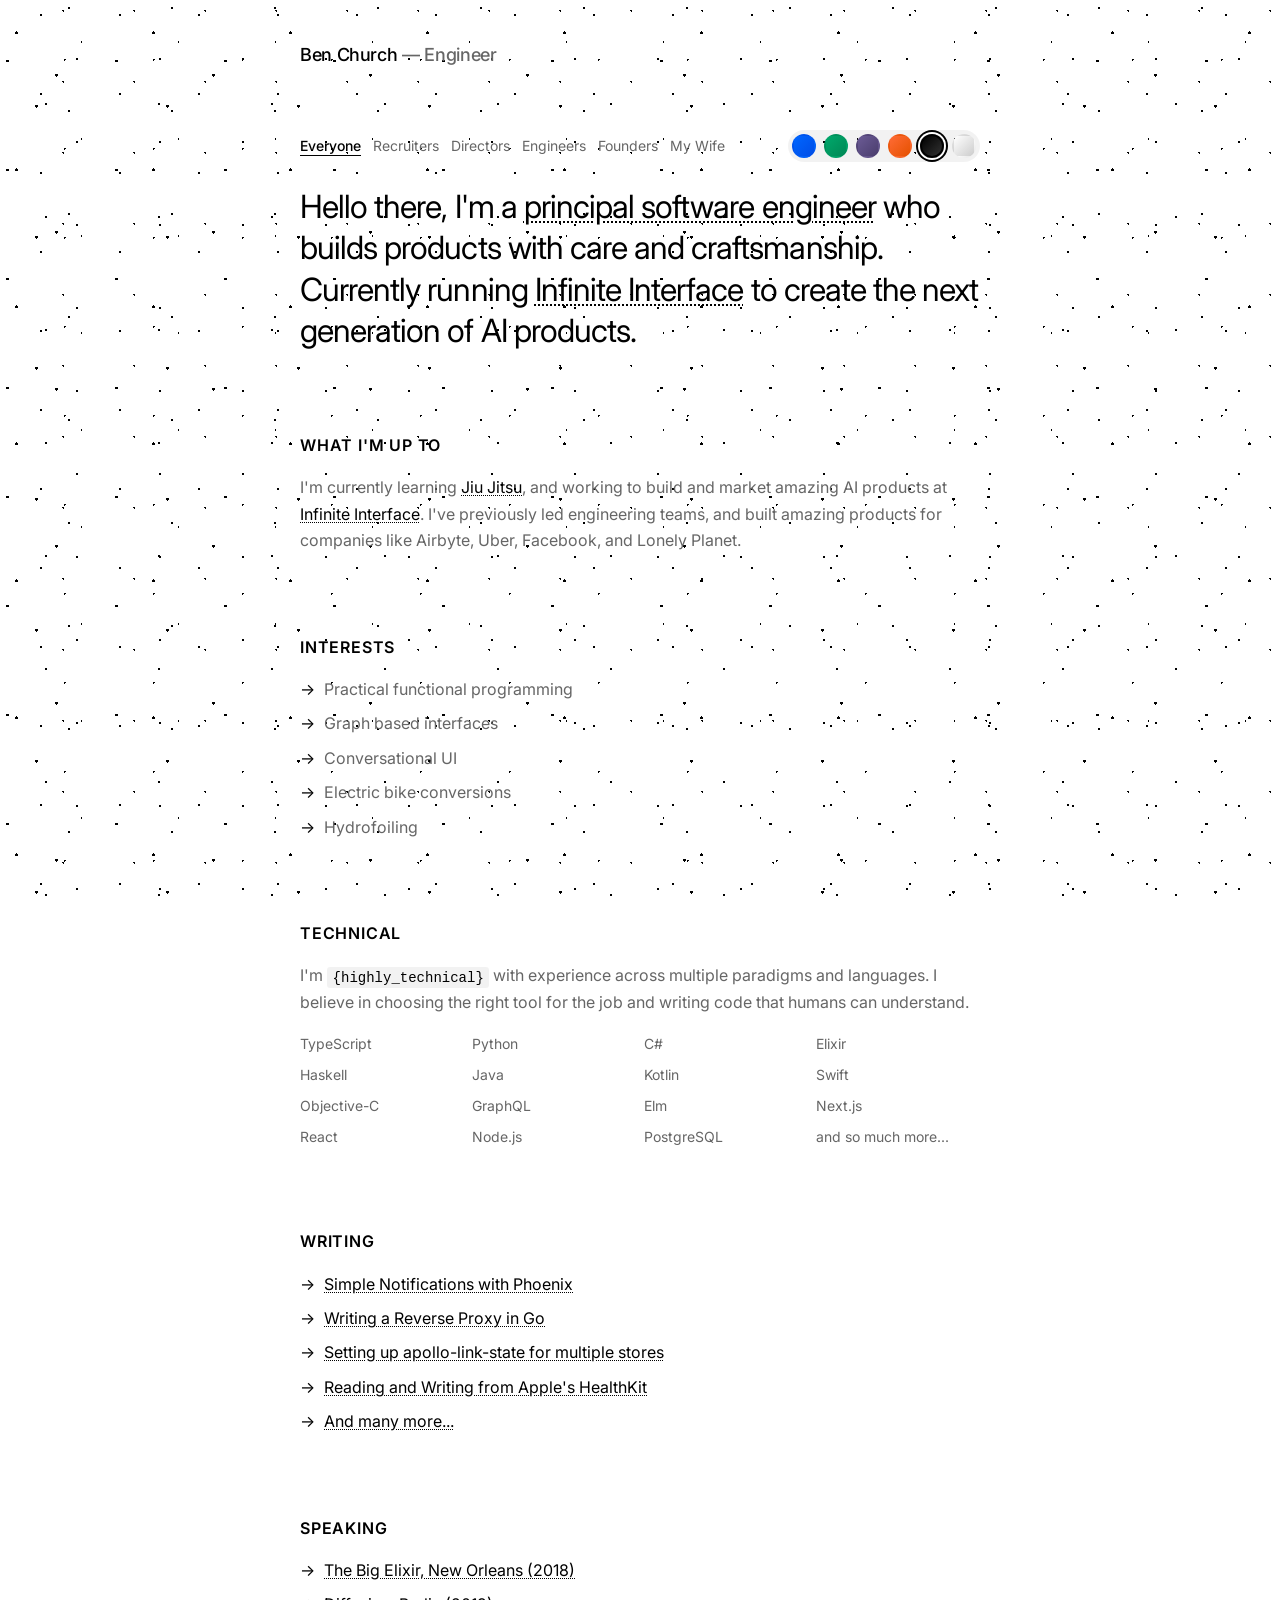
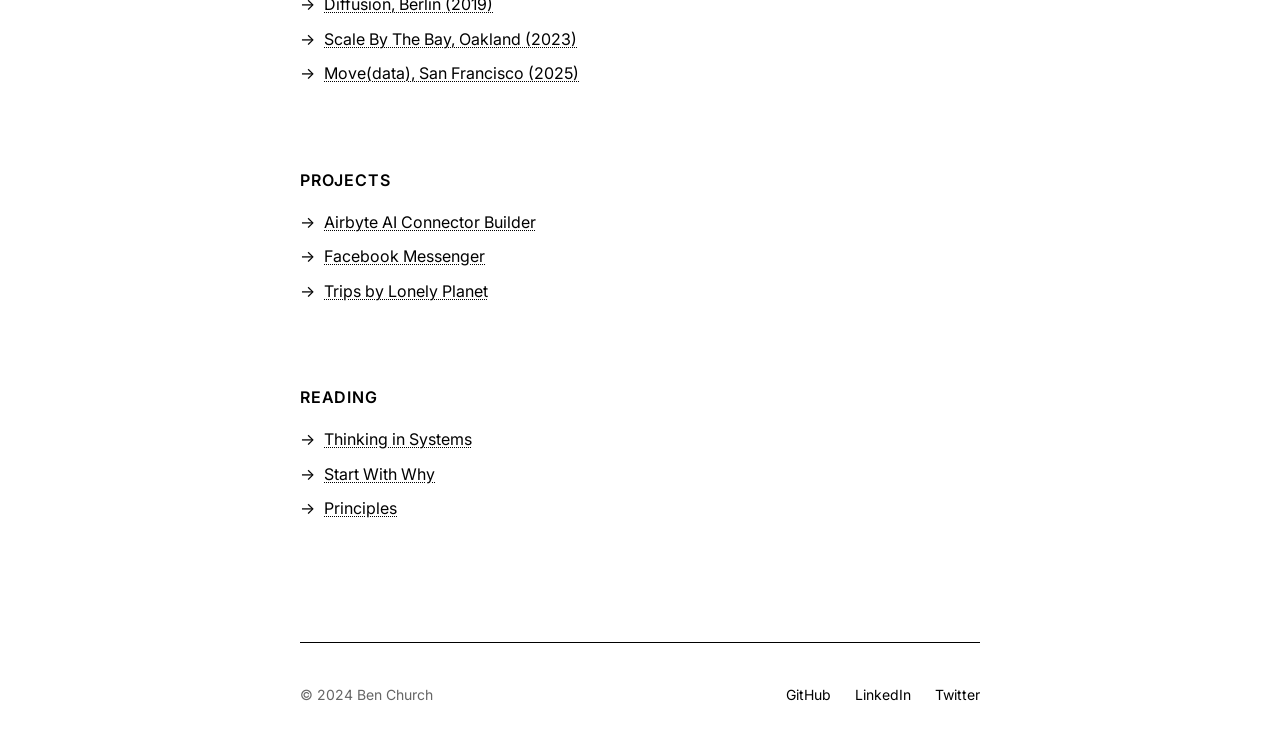
<file: index.html>
<!DOCTYPE html>
<html lang="en">
<head>
    <meta charset="UTF-8">
    <meta name="viewport" content="width=device-width, initial-scale=1.0">
    <link rel="shortcut icon" href="favicon.ico" type="image/x-icon">
    <link rel="icon" href="favicon.ico" type="image/x-icon">
    
    <meta charset="utf-8">
    <meta http-equiv="X-UA-Compatible" content="IE=edge">
    <meta name="viewport" content="width=device-width, initial-scale=1">
    <meta name="author" content="Ben Church">
    <title>Ben Church — Engineer</title>
    
    <!-- Global site tag (gtag.js) - Google Analytics -->
    <script async src="https://www.googletagmanager.com/gtag/js?id=UA-135503975-1"></script>
    <script>
    window.dataLayer = window.dataLayer || [];
    function gtag(){dataLayer.push(arguments);}
    gtag('js', new Date());
    
    gtag('config', 'UA-135503975-1');
    </script>
    
    <style>
        @import url('https://fonts.googleapis.com/css2?family=Inter:wght@400;500;600&display=swap');
        
        * {
            margin: 0;
            padding: 0;
            box-sizing: border-box;
        }

        :root {
            --text-primary: #000;
            --text-secondary: #666;
            --bg: #fff;
            --accent: #0066ff;
            --max-width: 680px;
            --spacing: 2.5rem;
            --line-height: 1.65;
        }

        /* Color Themes */
        [data-theme="blue"] {
            --accent: #0066ff;
            --bg: #f0f4ff;
            --text-primary: #001440;
            --text-secondary: #4066a5;
        }

        [data-theme="green"] {
            --accent: #00a86b;
            --bg: #f0faf5;
            --text-primary: #002618;
            --text-secondary: #2d6a4f;
        }

        [data-theme="purple"] {
            --accent: #6b5b95;
            --bg: #faf8fc;
            --text-primary: #2d1b40;
            --text-secondary: #5e4a72;
        }

        [data-theme="orange"] {
            --accent: #ff6b35;
            --bg: #fff8f5;
            --text-primary: #3d1408;
            --text-secondary: #a04428;
        }

        [data-theme="black"] {
            --accent: #000;
            --bg: #fff;
            --text-primary: #000;
            --text-secondary: #666;
        }

        [data-theme="white"] {
            --accent: #fff;
            --bg: #0a0a0a;
            --text-primary: #fafafa;
            --text-secondary: #a0a0a0;
        }

        body {
            font-family: 'Inter', -apple-system, BlinkMacSystemFont, 'Segoe UI', Roboto, sans-serif;
            font-size: 16px;
            line-height: var(--line-height);
            color: var(--text-primary);
            background: var(--bg);
            padding: var(--spacing);
            -webkit-font-smoothing: antialiased;
            -moz-osx-font-smoothing: grayscale;
            transition: background-color 0.3s ease, color 0.3s ease;
            position: relative;
            cursor: cell !important;
        }

        /* CSS-only breathing dots background */
        body::before,
        body::after,
        .container::before {
            content: '';
            position: fixed;
            top: 0;
            left: 0;
            width: 100%;
            height: 100%;
            pointer-events: none;
            z-index: -1;
        }

        body::before {
            background-image: 
                radial-gradient(circle at 12% 24%, var(--text-primary) 1.5px, transparent 1.5px),
                radial-gradient(circle at 73% 67%, var(--text-primary) 1px, transparent 1px),
                radial-gradient(circle at 41% 92%, var(--text-primary) 1.2px, transparent 1.2px),
                radial-gradient(circle at 89% 15%, var(--text-primary) 1px, transparent 1px);
            background-size: 137px 137px, 89px 89px, 113px 113px, 71px 71px;
            animation: breatheA 7s ease-in-out infinite;
        }

        body::after {
            background-image: 
                radial-gradient(circle at 84% 43%, var(--text-primary) 1px, transparent 1px),
                radial-gradient(circle at 28% 81%, var(--text-primary) 1.5px, transparent 1.5px),
                radial-gradient(circle at 52% 19%, var(--text-primary) 1.2px, transparent 1.2px),
                radial-gradient(circle at 7% 56%, var(--text-primary) 1.3px, transparent 1.3px);
            background-size: 97px 97px, 131px 131px, 79px 79px, 109px 109px;
            animation: breatheB 11s ease-in-out infinite;
        }

        .container::before {
            background-image: 
                radial-gradient(circle at 67% 8%, var(--text-primary) 1.1px, transparent 1.1px),
                radial-gradient(circle at 36% 48%, var(--text-primary) 1.4px, transparent 1.4px),
                radial-gradient(circle at 93% 71%, var(--text-primary) 1px, transparent 1px);
            background-size: 103px 103px, 157px 157px, 83px 83px;
            animation: breatheC 13s ease-in-out infinite;
        }

        @keyframes breatheA {
            0%, 100% {
                opacity: 0.02;
            }
            17% {
                opacity: 0.08;
            }
            50% {
                opacity: 0.11;
            }
            83% {
                opacity: 0.05;
            }
        }

        @keyframes breatheB {
            0%, 100% {
                opacity: 0.04;
            }
            25% {
                opacity: 0.1;
            }
            40% {
                opacity: 0.03;
            }
            75% {
                opacity: 0.12;
            }
        }

        @keyframes breatheC {
            0%, 100% {
                opacity: 0.06;
            }
            30% {
                opacity: 0.02;
            }
            60% {
                opacity: 0.1;
            }
            85% {
                opacity: 0.08;
            }
        }

        /* Special handling for white theme dots */
        [data-theme="white"] body::before,
        [data-theme="white"] body::after,
        [data-theme="white"] .container::before {
            filter: invert(1);
            opacity: 0.15;
        }

        [data-theme="white"] body::before {
            animation: breatheA-white 7s ease-in-out infinite;
        }

        [data-theme="white"] body::after {
            animation: breatheB-white 11s ease-in-out infinite;
        }

        [data-theme="white"] .container::before {
            animation: breatheC-white 13s ease-in-out infinite;
        }

        @keyframes breatheA-white {
            0%, 100% { opacity: 0.05; }
            17% { opacity: 0.15; }
            50% { opacity: 0.2; }
            83% { opacity: 0.1; }
        }

        @keyframes breatheB-white {
            0%, 100% { opacity: 0.08; }
            25% { opacity: 0.18; }
            40% { opacity: 0.06; }
            75% { opacity: 0.22; }
        }

        @keyframes breatheC-white {
            0%, 100% { opacity: 0.1; }
            30% { opacity: 0.05; }
            60% { opacity: 0.18; }
            85% { opacity: 0.15; }
        }

        /* Container */
        .container {
            max-width: var(--max-width);
            margin: 0 auto;
            position: relative;
            z-index: 1;
        }

        /* Header */
        header {
            margin-bottom: calc(var(--spacing) * 1.5);
            position: relative;
        }

        .header-content {
            display: flex;
            justify-content: space-between;
            align-items: baseline;
            flex-wrap: wrap;
            gap: 1rem;
        }

        h1 {
            font-size: 1.125rem;
            font-weight: 500;
            letter-spacing: -0.02em;
        }

        .subtitle {
            color: var(--text-secondary);
        }

        /* Controls Section */
        .controls-section {
            display: flex;
            justify-content: space-between;
            align-items: center;
            flex-wrap: wrap;
            gap: 1rem;
            margin-bottom: 1.5rem;
        }

        /* Audience Selector */
        .audience-selector {
            display: flex;
            gap: 0.75rem;
            margin-right: 1rem;
        }

        .audience-option {
            font-family: inherit;
            font-size: 0.875rem;
            padding: 0;
            border: none;
            background: none;
            color: var(--text-secondary);
            cursor: pointer;
            transition: color 0.2s ease;
            position: relative;
        }

        .audience-option:hover {
            color: var(--text-primary);
        }

        .audience-option.active {
            color: var(--accent);
            font-weight: 500;
        }

        .audience-option:after {
            content: '';
            position: absolute;
            bottom: -2px;
            left: 0;
            width: 0;
            height: 1px;
            background: var(--accent);
            transition: width 0.2s ease;
        }

        .audience-option.active:after {
            width: 100%;
        }

        /* Theme Picker */
        .theme-picker {
            display: flex;
            gap: 0.5rem;
            position: relative;
            padding: 0.25rem;
            background: rgba(0, 0, 0, 0.05);
            border-radius: 20px;
        }

        .theme-dot {
            width: 24px;
            height: 24px;
            border-radius: 50%;
            cursor: pointer;
            transition: all 0.3s ease;
            position: relative;
            border: 2px solid transparent;
        }

        .theme-dot:hover {
            transform: scale(1.1);
        }

        .theme-dot.active {
            border-color: var(--text-primary);
            box-shadow: 0 0 0 2px var(--bg), 0 0 0 4px var(--text-primary);
        }

        .theme-dot[data-color="blue"] { background: linear-gradient(135deg, #0066ff, #004de6); }
        .theme-dot[data-color="green"] { background: linear-gradient(135deg, #00a86b, #008855); }
        .theme-dot[data-color="purple"] { background: linear-gradient(135deg, #6b5b95, #4a3d6d); }
        .theme-dot[data-color="orange"] { background: linear-gradient(135deg, #ff6b35, #e55100); }
        .theme-dot[data-color="black"] { background: linear-gradient(135deg, #000, #333); }
        .theme-dot[data-color="white"] { background: linear-gradient(135deg, #fff, #ccc); }

        /* Main Content */
        main {
            margin-bottom: calc(var(--spacing) * 3);
        }

        .intro {
            font-size: 2rem;
            font-weight: 400;
            line-height: 1.3;
            letter-spacing: -0.03em;
            margin-bottom: calc(var(--spacing) * 2);
        }

        .intro .highlight {
            color: var(--accent);
            text-decoration: underline;
            text-decoration-style: dotted;
            text-decoration-thickness: 2px;
            text-underline-offset: 4px;
            text-decoration-color: var(--accent);
        }

        /* Sections */
        section {
            margin-bottom: calc(var(--spacing) * 2);
        }

        section h2 {
            font-size: 1rem;
            font-weight: 600;
            margin-bottom: 1rem;
            color: var(--text-primary);
            text-transform: uppercase;
            letter-spacing: 0.05em;
        }

        section p,
        section ul {
            color: var(--text-secondary);
            margin-bottom: 1rem;
        }

        section ul {
            list-style: none;
            padding-left: 0;
        }

        section li {
            margin-bottom: 0.5rem;
            position: relative;
            padding-left: 1.5rem;
        }

        section li::before {
            content: '→';
            position: absolute;
            left: 0;
            color: var(--accent);
        }

        /* Links */
        a {
            color: var(--text-primary);
            text-decoration: none;
            position: relative;
            transition: color 0.2s ease;
        }

        a:hover {
            color: var(--accent);
        }

        p a,
        li a {
            text-decoration: underline;
            text-decoration-style: dotted;
            text-decoration-thickness: 1px;
            text-underline-offset: 2px;
            text-decoration-color: var(--accent);
        }

        /* Code Inline */
        .code {
            font-family: 'SF Mono', Monaco, 'Cascadia Code', monospace;
            font-size: 0.875em;
            background: rgba(0, 0, 0, 0.05);
            padding: 0.2em 0.4em;
            border-radius: 3px;
            color: var(--accent);
        }

        /* Text utilities */
        .text-secondary {
            color: var(--text-secondary);
            font-style: italic;
        }

        /* Skills Grid */
        .skills-grid {
            display: grid;
            grid-template-columns: repeat(auto-fill, minmax(150px, 1fr));
            gap: 0.5rem;
            margin-top: 1rem;
        }

        .skill {
            color: var(--text-secondary);
            font-size: 0.875rem;
        }

        /* Footer - special handling for white theme */
        footer {
            border-top: 1px solid;
            border-color: var(--text-primary) == #fff ? #333 : #eee;
            padding-top: var(--spacing);
            margin-top: calc(var(--spacing) * 3);
        }

        [data-theme="white"] footer {
            border-top-color: #333;
        }

        .footer-content {
            display: flex;
            justify-content: space-between;
            align-items: baseline;
            flex-wrap: wrap;
            gap: 1rem;
            color: var(--text-secondary);
            font-size: 0.875rem;
        }

        .social-links {
            display: flex;
            gap: 1.5rem;
        }

        /* Responsive */
        @media (max-width: 640px) {
            :root {
                --spacing: 1.5rem;
            }

            .intro {
                font-size: 1.5rem;
            }

            .controls-section {
                flex-direction: column;
                align-items: flex-start;
            }

            .audience-selector {
                gap: 0.5rem;
                margin-right: 0;
            }
            
            .audience-option {
                font-size: 0.75rem;
            }
        }

        /* Subtle animations */
        @keyframes fadeIn {
            from {
                opacity: 0;
                transform: translateY(10px);
            }
            to {
                opacity: 1;
                transform: translateY(0);
            }
        }

        section {
            animation: fadeIn 0.6s ease-out;
            animation-fill-mode: both;
        }

        section:nth-child(1) { animation-delay: 0.1s; }
        section:nth-child(2) { animation-delay: 0.2s; }
        section:nth-child(3) { animation-delay: 0.3s; }
        section:nth-child(4) { animation-delay: 0.4s; }
        section:nth-child(5) { animation-delay: 0.5s; }
        section:nth-child(6) { animation-delay: 0.6s; }
    </style>
</head>
<body data-theme="black">
    <div class="dot-grid" id="dotGrid"></div>
    <div class="container">
        <header>
            <div class="header-content">
                <h1>Ben Church <span class="subtitle">— <span id="role-text">Engineer</span></span></h1>
            </div>
        </header>

        <main>
            <div class="controls-section">
                <div class="audience-selector">
                    <button class="audience-option active" data-audience="anyone">Everyone</button>
                    <button class="audience-option" data-audience="recruiters">Recruiters</button>
                    <button class="audience-option" data-audience="directors">Directors</button>
                    <button class="audience-option" data-audience="engineers">Engineers</button>
                    <button class="audience-option" data-audience="founders">Founders</button>
                    <button class="audience-option" data-audience="wife">My Wife</button>
                </div>
                <div class="theme-picker" role="group" aria-label="Color theme picker">
                    <div class="theme-dot" data-color="blue" title="Blue theme"></div>
                    <div class="theme-dot" data-color="green" title="Green theme"></div>
                    <div class="theme-dot" data-color="purple" title="Purple theme"></div>
                    <div class="theme-dot" data-color="orange" title="Orange theme"></div>
                    <div class="theme-dot active" data-color="black" title="Black theme"></div>
                    <div class="theme-dot" data-color="white" title="White theme"></div>
                </div>
            </div>
            
            <p class="intro" id="intro-text">
                Hello there, I'm a <span class="highlight">principal software engineer</span> 
                who builds products with care and craftsmanship. Currently working at 
                <span class="highlight"><a href="https://infiniteinterface.com" target="_blank">Infinite Interface</a></span> to create the next 
                generation of AI products.
            </p>

            <section>
                <h2>What I'm up to</h2>
                <p>
                    I'm currently learning <a href="https://www.kaiserjiujitsu.com/" target="_blank">Jiu Jitsu</a>, 
                    and working to build and market amazing AI products at 
                    <a href="https://infiniteinterface.com" target="_blank">Infinite Interface</a>. 
                    I've previously led engineering teams, and built amazing products for companies like Airbyte, Uber, Facebook, and Lonely Planet.
                </p>
            </section>

            <section>
                <h2>Interests</h2>
                <ul>
                    <li>Practical functional programming</li>
                    <li>Graph based interfaces</li>
                    <li>Conversational UI</li>
                    <li>Electric bike conversions</li>
                    <li>Hydrofoiling</li>
                </ul>
            </section>

            <section>
                <h2>Technical</h2>
                <p>
                    I'm <span class="code">{highly_technical}</span> with experience across 
                    multiple paradigms and languages. I believe in choosing the right tool 
                    for the job and writing code that humans can understand.
                </p>
                <div class="skills-grid">
                    <span class="skill">TypeScript</span>
                    <span class="skill">Python</span>
                    <span class="skill">C#</span>
                    <span class="skill">Elixir</span>
                    <span class="skill">Haskell</span>
                    <span class="skill">Java</span>
                    <span class="skill">Kotlin</span>
                    <span class="skill">Swift</span>
                    <span class="skill">Objective-C</span>
                    <span class="skill">GraphQL</span>
                    <span class="skill">Elm</span>
                    <span class="skill">Next.js</span>
                    <span class="skill">React</span>
                    <span class="skill">Node.js</span>
                    <span class="skill">PostgreSQL</span>
                    <span class="skill">and so much more...</span>
                </div>
            </section>

            <section>
                <h2>Writing</h2>
                <ul>
                    <li><a href="https://by.ben.church/Get-notified-of-user-signups-and-plan-changes-automatically-using-Postgres-and-Phoenix-PubSub/" target="_blank">Simple Notifications with Phoenix</a></li>
                    <li><a href="https://by.ben.church/Writing-a-Reverse-Proxy-in-just-one-line-with-Go/" target="_blank">Writing a Reverse Proxy in Go</a></li>
                    <li><a href="https://by.ben.church/Setting-up-apollo-link-state-for-Multiple-Stores/" target="_blank">Setting up apollo-link-state for multiple stores</a></li>
                    <li><a href="https://by.ben.church/How-to-read-and-write-Mindful-Minutes-from-iOS's-HealthKit-with-Swift/" target="_blank">Reading and Writing from Apple's HealthKit</a></li>
                    <li><a href="https://by.ben.church" target="_blank">And many more...</a></li>
                </ul>
            </section>

            <section>
                <h2>Speaking</h2>
                <ul>
                    <li><a href="https://youtu.be/GTP0llRvEmE?t=490" target="_blank">The Big Elixir, New Orleans (2018)</a></li>
                    <li><a href="https://youtu.be/nSi0-Dfitso?t=13345" target="_blank">Diffusion, Berlin (2019)</a></li>
                    <li><a href="https://youtu.be/U_g06VqdKUc?si=ELaB4YFmBXXrYWLc" target="_blank">Scale By The Bay, Oakland (2023)</a></li>
                    <li><a href="https://youtu.be/fvBjy-j8ehE?si=fB0OKe0-42tSk3XO" target="_blank">Move(data), San Francisco (2025)</a></li>
                </ul>
            </section>

            <section>
                <h2>Projects</h2>
                <ul>
                    <li><a href="https://www.youtube.com/watch?v=Mw9wkYzXUQk" target="_blank">Airbyte AI Connector Builder</a></li>
                    <li><a href="https://about.fb.com/news/2017/04/messenger-f8/" target="_blank">Facebook Messenger</a></li>
                    <li><a href="https://www.lonelyplanet.com/trips" target="_blank">Trips by Lonely Planet</a></li>
                </ul>
            </section>

            <section>
                <h2>Reading</h2>
                <ul>
                    <li><a href="https://www.amazon.ca/Thinking-Systems-Primer-Donella-Meadows/dp/1603580557/" target="_blank">Thinking in Systems</a></li>
                    <li><a href="https://www.amazon.ca/Start-Why-Leaders-Inspire-Everyone-ebook/dp/B002Q6XUE4/" target="_blank">Start With Why</a></li>
                    <li><a href="https://www.amazon.ca/Principles-Life-Work-Ray-Dalio-ebook/dp/B071CTK28D/" target="_blank">Principles</a></li>
                </ul>
            </section>
        </main>

        <footer>
            <div class="footer-content">
                <div>© 2024 Ben Church</div>
                <div class="social-links">
                    <a href="https://github.com/bnchrch" target="_blank">GitHub</a>
                    <a href="https://www.linkedin.com/in/bnchrch/" target="_blank">LinkedIn</a>
                    <a href="https://twitter.com/bnchrch" target="_blank">Twitter</a>
                </div>
            </div>
        </footer>
    </div>

    <script>
        // Theme Picker
        const themeDots = document.querySelectorAll('.theme-dot');
        const body = document.body;

        // Load saved theme
        const savedTheme = localStorage.getItem('preferred-theme') || 'black';
        body.setAttribute('data-theme', savedTheme);
        updateActiveDot(savedTheme);

        themeDots.forEach(dot => {
            dot.addEventListener('click', function() {
                const color = this.getAttribute('data-color');
                body.setAttribute('data-theme', color);
                localStorage.setItem('preferred-theme', color);
                updateActiveDot(color);
            });
        });

        function updateActiveDot(color) {
            themeDots.forEach(dot => {
                dot.classList.remove('active');
                if (dot.getAttribute('data-color') === color) {
                    dot.classList.add('active');
                }
            });
        }

        // Audience Selector
        const audienceOptions = document.querySelectorAll('.audience-option');
        const roleText = document.getElementById('role-text');
        const introText = document.getElementById('intro-text');

        const audienceContent = {
            anyone: {
                role: 'Engineer',
                intro: `Hello there, I'm a <span class="highlight">principal software engineer</span> 
                who builds products with care and craftsmanship. Currently running 
                <span class="highlight">Infinite Interface</span> to create the next 
                generation of AI products.`
            },
            recruiters: {
                role: 'Principal Engineer',
                intro: `I'm a <span class="highlight">principal software engineer</span> with 10+ years 
                of experience leading teams at scale. I've shipped products at 
                <span class="highlight">Airbyte, Uber, Facebook, and Lonely Planet</span>. 
                Currently building AI products at Infinite Interface.`
            },
            directors: {
                role: 'Engineering Leader',
                intro: `I'm an <span class="highlight">engineering leader</span> who builds high-performing 
                teams and scalable systems. I've led teams at <span class="highlight">Metalab, Airbyte, 
                and Future Pet</span>, driving technical strategy while mentoring engineers.`
            },
            engineers: {
                role: 'Builder',
                intro: `Hey! I'm an <span class="highlight">engineer</span> who lives for creating something 
                from nothing. I work across the stack with a love for <span class="highlight">pragmatic 
                functional programming</span> and probably talk about it too much.`
            },
            founders: {
                role: 'Product Engineer',
                intro: `I'm a <span class="highlight">product-minded engineer</span> who helps define the 
                destination, then works back to the best first island. I've shipped <span class="highlight">20+ 
                products</span> for companies big and small.`
            },
            wife: {
                role: 'Your Husband ❤️',
                intro: `Hi love! This is my professional site where I pretend to be serious about 
                <span class="highlight">computers and stuff</span>.`
            }
        };

        // Load saved audience preference
        const savedAudience = localStorage.getItem('preferred-audience') || 'anyone';
        updateContent(savedAudience);
        updateActiveAudience(savedAudience);

        audienceOptions.forEach(option => {
            option.addEventListener('click', function() {
                const audience = this.getAttribute('data-audience');
                localStorage.setItem('preferred-audience', audience);
                updateContent(audience);
                updateActiveAudience(audience);
            });
        });

        function updateActiveAudience(audience) {
            audienceOptions.forEach(option => {
                option.classList.remove('active');
                if (option.getAttribute('data-audience') === audience) {
                    option.classList.add('active');
                }
            });
        }

        function updateContent(audience) {
            const content = audienceContent[audience];
            roleText.textContent = content.role;
            introText.innerHTML = content.intro;
            
            // Add a subtle animation
            introText.style.opacity = '0';
            setTimeout(() => {
                introText.style.transition = 'opacity 0.3s ease';
                introText.style.opacity = '1';
            }, 100);
        }

        // Smooth scroll for any future anchor links
        document.querySelectorAll('a[href^="#"]').forEach(anchor => {
            anchor.addEventListener('click', function (e) {
                e.preventDefault();
                const target = document.querySelector(this.getAttribute('href'));
                if (target) {
                    target.scrollIntoView({ behavior: 'smooth' });
                }
            });
        });
    </script>
</body>
</html>
</file>
